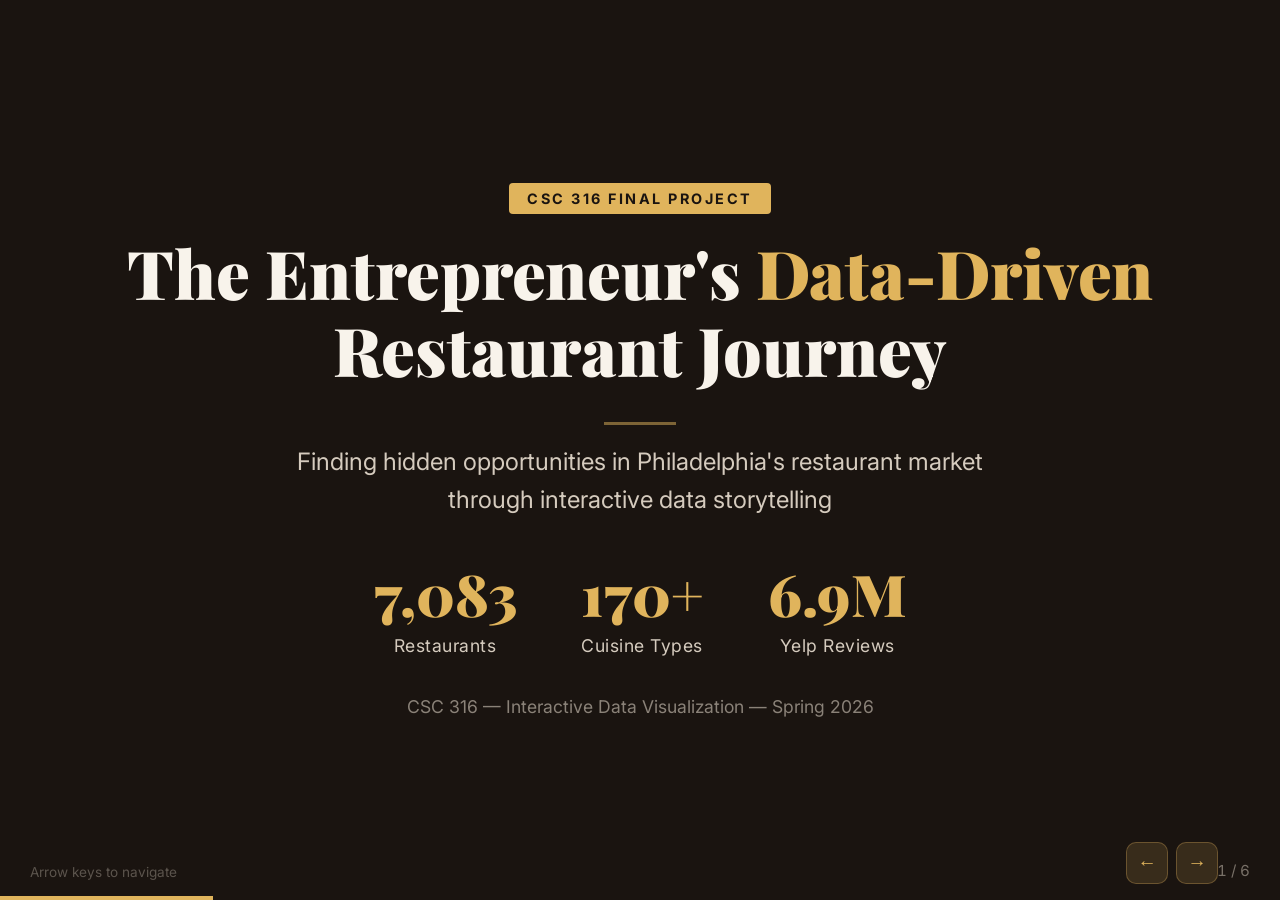
<file: presentation.html>
<!DOCTYPE html>
<html lang="en">
<head>
<meta charset="UTF-8">
<meta name="viewport" content="width=device-width, initial-scale=1.0">
<title>Hidden Gems - CSC316 Final Presentation</title>
<link href="https://fonts.googleapis.com/css2?family=Playfair+Display:wght@400;700;900&family=Inter:wght@300;400;500;600;700&display=swap" rel="stylesheet">
<style>
  *, *::before, *::after { margin: 0; padding: 0; box-sizing: border-box; }

  :root {
    --bg: #1a1410;
    --bg-light: #2a2218;
    --gold: #e0b45c;
    --cream: #f8f3eb;
    --cream-dim: #d5cbbe;
    --accent: #e8833a;
  }

  html, body {
    height: 100%; width: 100%;
    overflow: hidden;
    background: var(--bg);
    color: var(--cream);
    font-family: 'Inter', sans-serif;
  }

  .deck { height: 100vh; width: 100vw; position: relative; }

  .slide {
    position: absolute;
    inset: 0;
    display: flex;
    flex-direction: column;
    justify-content: center;
    align-items: center;
    padding: 48px 72px;
    opacity: 0;
    pointer-events: none;
    transition: opacity 0.5s ease;
  }
  .slide.active { opacity: 1; pointer-events: auto; }

  /* ── Typography ── */
  h1 {
    font-family: 'Playfair Display', serif;
    font-size: 4.2rem;
    font-weight: 900;
    line-height: 1.15;
    text-align: center;
    margin-bottom: 16px;
  }
  .gold { color: var(--gold); }

  h2 {
    font-family: 'Playfair Display', serif;
    font-size: 3rem;
    font-weight: 700;
    margin-bottom: 32px;
    text-align: center;
  }

  .subtitle {
    font-size: 1.5rem;
    color: var(--cream-dim);
    text-align: center;
    max-width: 800px;
    line-height: 1.6;
  }

  .tag {
    display: inline-block;
    background: var(--gold);
    color: var(--bg);
    font-size: 0.9rem;
    font-weight: 700;
    letter-spacing: 2.5px;
    text-transform: uppercase;
    padding: 7px 18px;
    border-radius: 4px;
    margin-bottom: 20px;
  }

  /* ── Layout ── */
  .columns {
    display: flex;
    gap: 56px;
    align-items: flex-start;
    width: 100%;
    max-width: 1200px;
    margin-top: 16px;
  }
  .columns > .col { flex: 1; }
  .columns > .col-img { flex: 1.2; }

  .stack { display: flex; flex-direction: column; gap: 20px; }

  /* ── Points ── */
  .point { display: flex; gap: 16px; align-items: flex-start; }
  .point-icon {
    flex-shrink: 0;
    width: 40px; height: 40px;
    background: rgba(224, 180, 92, 0.15);
    border: 1.5px solid rgba(224, 180, 92, 0.35);
    border-radius: 10px;
    display: flex;
    align-items: center;
    justify-content: center;
    font-size: 1.3rem;
    margin-top: 2px;
  }
  .point-text h3 {
    font-size: 1.35rem;
    font-weight: 600;
    margin-bottom: 4px;
    color: var(--cream);
  }
  .point-text p {
    font-size: 1.15rem;
    color: var(--cream-dim);
    line-height: 1.55;
  }

  /* ── Images ── */
  .screenshot {
    width: 100%;
    border-radius: 12px;
    border: 1.5px solid rgba(224, 180, 92, 0.25);
    box-shadow: 0 10px 40px rgba(0,0,0,0.5);
  }
  .img-caption {
    font-size: 1rem;
    color: var(--cream-dim);
    opacity: 0.8;
    text-align: center;
    margin-top: 8px;
  }
  .image-row {
    display: flex;
    gap: 20px;
    margin-top: 24px;
    width: 100%;
    max-width: 1200px;
  }
  .image-row img {
    flex: 1;
    max-width: 50%;
    border-radius: 12px;
    border: 1.5px solid rgba(224, 180, 92, 0.25);
    box-shadow: 0 8px 32px rgba(0,0,0,0.4);
    object-fit: cover;
  }

  /* ── Stats ── */
  .stats-row { display: flex; gap: 64px; margin-top: 36px; }
  .stat { text-align: center; }
  .stat-num {
    font-family: 'Playfair Display', serif;
    font-size: 3.6rem;
    font-weight: 900;
    color: var(--gold);
  }
  .stat-label {
    font-size: 1.1rem;
    color: var(--cream-dim);
    margin-top: 4px;
    letter-spacing: 0.5px;
  }

  /* ── Challenge cards ── */
  .challenge-grid {
    display: grid;
    grid-template-columns: 1fr 1fr;
    gap: 16px;
    width: 100%;
    max-width: 1000px;
    margin-top: 16px;
  }
  .challenge-card {
    background: var(--bg-light);
    border: 1.5px solid rgba(224, 180, 92, 0.18);
    border-radius: 12px;
    padding: 24px 28px;
  }
  .challenge-card h3 {
    font-size: 1.2rem;
    font-weight: 600;
    color: var(--gold);
    margin-bottom: 8px;
  }
  .challenge-card p {
    font-size: 1.05rem;
    color: var(--cream-dim);
    line-height: 1.55;
  }

  /* ── Tech pills ── */
  .tech-pills { display: flex; flex-wrap: wrap; gap: 10px; margin-top: 12px; }
  .pill {
    background: rgba(224, 180, 92, 0.12);
    border: 1.5px solid rgba(224, 180, 92, 0.3);
    color: var(--gold);
    font-size: 1rem;
    font-weight: 600;
    padding: 7px 16px;
    border-radius: 24px;
  }

  /* ── Pipeline ── */
  .pipeline { display: flex; align-items: center; gap: 0; margin-top: 24px; }
  .pipeline-step {
    background: var(--bg-light);
    border: 1.5px solid rgba(224, 180, 92, 0.25);
    border-radius: 12px;
    padding: 20px 28px;
    text-align: center;
    min-width: 170px;
  }
  .pipeline-step h4 {
    font-size: 1.15rem;
    font-weight: 600;
    color: var(--gold);
    margin-bottom: 6px;
  }
  .pipeline-step p {
    font-size: 1rem;
    color: var(--cream-dim);
    line-height: 1.45;
  }
  .pipeline-arrow {
    font-size: 1.6rem;
    color: var(--gold);
    opacity: 0.6;
    padding: 0 12px;
  }

  /* ── Demo box ── */
  .demo-box {
    background: var(--bg-light);
    border: 2px solid var(--gold);
    border-radius: 20px;
    padding: 56px 80px;
    text-align: center;
    margin-top: 16px;
  }
  .demo-box p {
    font-size: 1.4rem;
    color: var(--cream-dim);
    margin-top: 12px;
  }
  .demo-url {
    font-family: 'Inter', monospace;
    font-size: 1.3rem;
    color: var(--gold);
    background: rgba(224, 180, 92, 0.1);
    padding: 10px 28px;
    border-radius: 8px;
    display: inline-block;
    margin-top: 20px;
    letter-spacing: 0.5px;
  }
  .demo-features {
    margin-top: 36px;
    display: flex;
    gap: 36px;
    justify-content: center;
    flex-wrap: wrap;
  }
  .demo-features div { text-align: center; }
  .demo-features .icon { font-size: 2rem; margin-bottom: 6px; }
  .demo-features .label { font-size: 1.05rem; color: var(--cream-dim); }

  /* ── Blockquote ── */
  .callout {
    margin-top: 12px;
    padding: 18px 24px;
    background: rgba(224, 180, 92, 0.08);
    border-left: 4px solid var(--gold);
    border-radius: 0 10px 10px 0;
  }
  .callout p {
    font-size: 1.1rem;
    color: var(--cream-dim);
    font-style: italic;
    line-height: 1.55;
  }

  /* ── Decorative ── */
  .divider { width: 72px; height: 2.5px; background: var(--gold); margin: 18px auto; opacity: 0.5; }
  .course { font-size: 1.1rem; color: var(--cream-dim); opacity: 0.6; margin-top: 10px; }

  /* ── Progress / Nav ── */
  .progress {
    position: fixed; bottom: 0; left: 0;
    height: 4px; background: var(--gold);
    transition: width 0.4s ease; z-index: 100;
  }
  .counter {
    position: fixed; bottom: 20px; right: 30px;
    font-size: 0.95rem; color: var(--cream-dim);
    opacity: 0.5; font-variant-numeric: tabular-nums; z-index: 100;
  }
  .nav-hint {
    position: fixed; bottom: 20px; left: 30px;
    font-size: 0.85rem; color: var(--cream-dim); opacity: 0.35; z-index: 100;
  }
  .nav-btn {
    position: fixed; bottom: 16px;
    width: 42px; height: 42px;
    background: rgba(224, 180, 92, 0.15);
    border: 1.5px solid rgba(224, 180, 92, 0.3);
    border-radius: 10px;
    color: var(--gold); font-size: 1.2rem;
    cursor: pointer; z-index: 100;
    transition: background 0.2s;
  }
  .nav-btn:hover { background: rgba(224, 180, 92, 0.3); }
  .nav-prev { right: 112px; }
  .nav-next { right: 62px; }
</style>
</head>
<body>

<div class="deck">

  <!-- ====== SLIDE 1: Title ====== -->
  <div class="slide active" data-slide="0">
    <div class="tag">CSC 316 Final Project</div>
    <h1>The Entrepreneur's <span class="gold">Data-Driven</span><br>Restaurant Journey</h1>
    <div class="divider"></div>
    <p class="subtitle">
      Finding hidden opportunities in Philadelphia's restaurant market<br>
      through interactive data storytelling
    </p>
    <div class="stats-row">
      <div class="stat">
        <div class="stat-num">7,083</div>
        <div class="stat-label">Restaurants</div>
      </div>
      <div class="stat">
        <div class="stat-num">170+</div>
        <div class="stat-label">Cuisine Types</div>
      </div>
      <div class="stat">
        <div class="stat-num">6.9M</div>
        <div class="stat-label">Yelp Reviews</div>
      </div>
    </div>
    <p class="course" style="margin-top: 40px;">CSC 316 &mdash; Interactive Data Visualization &mdash; Spring 2026</p>
  </div>

  <!-- ====== SLIDE 2: Problem / Motivation ====== -->
  <div class="slide" data-slide="1">
    <div class="tag">The Problem</div>
    <h2>Popularity <span class="gold">&ne;</span> Opportunity</h2>
    <div class="columns">
      <div class="col stack">
        <div class="point">
          <div class="point-icon">?</div>
          <div class="point-text">
            <h3>The Assumption</h3>
            <p>"Everyone loves pizza, so I should open a pizzeria."</p>
          </div>
        </div>
        <div class="point">
          <div class="point-icon">!</div>
          <div class="point-text">
            <h3>The Reality</h3>
            <p>Philly has <strong>400+ pizza places</strong> &mdash; the most saturated market in the city.</p>
          </div>
        </div>
        <div class="point">
          <div class="point-icon">&rarr;</div>
          <div class="point-text">
            <h3>The Insight</h3>
            <p><strong>Hidden gems</strong> = high ratings + low competition. Underserved markets where demand already exists.</p>
          </div>
        </div>
        <div class="callout">
          <p>"Opening a pizzeria might seem safe, until you realize you're competing with 400 others for the exact same customer."</p>
        </div>
      </div>
      <div class="col-img" style="display:flex; flex-direction:column; gap:10px; align-items:center;">
        <img src="terrain-pizza.png" class="screenshot" alt="Pizza terrain">
        <p class="img-caption">Pizza terrain: massive peaks = intense competition</p>
      </div>
    </div>
  </div>

  <!-- ====== SLIDE 3: Our Approach / Process ====== -->
  <div class="slide" data-slide="2">
    <div class="tag">Our Approach</div>
    <h2>Data <span class="gold">&rarr;</span> Story <span class="gold">&rarr;</span> Insight</h2>

    <div class="pipeline">
      <div class="pipeline-step">
        <h4>Yelp Dataset</h4>
        <p>150K businesses<br>6.9M reviews</p>
      </div>
      <div class="pipeline-arrow">&rarr;</div>
      <div class="pipeline-step">
        <h4>Python Pipeline</h4>
        <p>Filter to Philly<br>Aggregate cuisines</p>
      </div>
      <div class="pipeline-arrow">&rarr;</div>
      <div class="pipeline-step">
        <h4>7 JSON Files</h4>
        <p>7,083 restaurants<br>51 cuisines</p>
      </div>
      <div class="pipeline-arrow">&rarr;</div>
      <div class="pipeline-step">
        <h4>Scrollytelling</h4>
        <p>9-section guided<br>narrative</p>
      </div>
    </div>

    <div class="columns" style="margin-top: 32px;">
      <div class="col stack">
        <div class="point">
          <div class="point-icon">3D</div>
          <div class="point-text">
            <h3>Procedural 3D Terrain</h3>
            <p>Three.js height map &mdash; density becomes a topographic landscape</p>
          </div>
        </div>
        <div class="point">
          <div class="point-icon">&#9741;</div>
          <div class="point-text">
            <h3>Interactive Map</h3>
            <p>Leaflet with 3 modes &mdash; dots, heatmap, clusters</p>
          </div>
        </div>
        <div class="point">
          <div class="point-icon">&#9878;</div>
          <div class="point-text">
            <h3>Isometric Diorama</h3>
            <p>Step inside any restaurant with clickable 3D scenes</p>
          </div>
        </div>
      </div>
      <div class="col">
        <p style="font-size: 1.1rem; font-weight: 600; color: var(--gold); margin-bottom: 12px;">Tech Stack</p>
        <div class="tech-pills">
          <span class="pill">D3.js</span>
          <span class="pill">Three.js</span>
          <span class="pill">Leaflet</span>
          <span class="pill">Vanilla JS</span>
          <span class="pill">Python / Pandas</span>
        </div>
        <p style="font-size: 1.1rem; font-weight: 600; color: var(--gold); margin-bottom: 12px; margin-top: 28px;">Key Visualizations</p>
        <div class="tech-pills">
          <span class="pill">Scrollytelling</span>
          <span class="pill">3D Terrain Map</span>
          <span class="pill">Isometric Scenes</span>
          <span class="pill">Word Cloud</span>
          <span class="pill">Radar Chart</span>
          <span class="pill">Heatmap</span>
        </div>
      </div>
    </div>
  </div>

  <!-- ====== SLIDE 4: Challenges ====== -->
  <div class="slide" data-slide="3">
    <div class="tag">Challenges</div>
    <h2>What Made This <span class="gold">Hard</span></h2>

    <div class="challenge-grid">
      <div class="challenge-card">
        <h3>Procedural Terrain Generation</h3>
        <p>No map tiles &mdash; we generate a 1024&times;1024 canvas texture from scratch with six zone bands, contour lines, and vintage styling.</p>
      </div>
      <div class="challenge-card">
        <h3>Performance at Scale</h3>
        <p>7,083 markers + Three.js + D3 on one page. Solved with lazy init, IntersectionObserver, and texture caching.</p>
      </div>
      <div class="challenge-card">
        <h3>Three.js Memory Leaks</h3>
        <p>Switching cuisines leaked GPU resources. Had to carefully dispose geometries and re-bind controls on each change.</p>
      </div>
      <div class="challenge-card">
        <h3>Making Data Tell a Story</h3>
        <p>Designed a narrative arc &mdash; hook &rarr; assumption &rarr; surprise &rarr; exploration &rarr; insight &mdash; across 9 sections.</p>
      </div>
    </div>

    <div class="image-row" style="margin-top: 28px; max-width: 900px;">
      <img src="terrain-redesign-3.png" alt="3D terrain close-up">
      <img src="terrain-final.png" alt="Full terrain page">
    </div>
    <div style="display: flex; gap: 20px; max-width: 900px; width: 100%;">
      <p class="img-caption" style="flex:1;">3D terrain with neighborhood labels</p>
      <p class="img-caption" style="flex:1;">Full terrain section: peaks = competition</p>
    </div>
  </div>

  <!-- ====== SLIDE 5: Highlights ====== -->
  <div class="slide" data-slide="4">
    <div class="tag">Highlights</div>
    <h2>Step Inside a <span class="gold">Hidden Gem</span></h2>
    <div class="image-row" style="max-width: 1100px;">
      <img src="prototype/restaurant-improved.png" alt="El Bocado" style="max-height: 460px; object-fit: contain;">
      <img src="prototype/restaurant-terakawa.png" alt="Terakawa Ramen" style="max-height: 460px; object-fit: contain;">
    </div>
    <p style="font-size: 1.2rem; color: var(--cream-dim); margin-top: 20px; text-align: center; max-width: 900px; line-height: 1.6;">
      Each restaurant generates a unique isometric 3D diorama with cuisine-themed interiors and clickable elements.
    </p>
  </div>

  <!-- ====== SLIDE 6: Demo ====== -->
  <div class="slide" data-slide="5">
    <div class="demo-box">
      <div class="tag" style="margin-bottom: 28px;">Live Demo</div>
      <h2 style="margin-bottom: 10px;">Let's <span class="gold">Explore</span></h2>
      <p>A scrollytelling journey through Philadelphia's restaurant landscape</p>
      <div class="demo-url">localhost:8000/prototype/</div>
      <div class="demo-features">
        <div><div class="icon">&#x1f9e9;</div><div class="label">Interactive Quiz</div></div>
        <div><div class="icon">&#x1f5fa;</div><div class="label">3-Mode Map</div></div>
        <div><div class="icon">&#x26f0;</div><div class="label">3D Terrain</div></div>
        <div><div class="icon">&#x1f575;</div><div class="label">Sentiment Detective</div></div>
        <div><div class="icon">&#x1f3e0;</div><div class="label">Isometric Diorama</div></div>
      </div>
    </div>
    <p class="course" style="margin-top: 36px;">Thank you! &mdash; CSC 316, Spring 2026</p>
  </div>

</div>

<!-- Nav -->
<div class="progress" id="progress"></div>
<div class="counter" id="counter"></div>
<div class="nav-hint">Arrow keys to navigate</div>
<button class="nav-btn nav-prev" id="nav-prev" aria-label="Previous slide">&larr;</button>
<button class="nav-btn nav-next" id="nav-next" aria-label="Next slide">&rarr;</button>

<script>
  const slides = document.querySelectorAll('.slide');
  const total = slides.length;
  let current = 0;

  function goTo(n) {
    if (n < 0 || n >= total) return;
    slides[current].classList.remove('active');
    current = n;
    slides[current].classList.add('active');
    document.getElementById('progress').style.width = ((current + 1) / total * 100) + '%';
    document.getElementById('counter').textContent = (current + 1) + ' / ' + total;
  }

  document.addEventListener('keydown', e => {
    if (e.key === 'ArrowRight' || e.key === ' ' || e.key === 'ArrowDown') { e.preventDefault(); goTo(current + 1); }
    if (e.key === 'ArrowLeft' || e.key === 'ArrowUp') { e.preventDefault(); goTo(current - 1); }
    if (e.key === 'Home') { e.preventDefault(); goTo(0); }
    if (e.key === 'End') { e.preventDefault(); goTo(total - 1); }
  });

  document.getElementById('nav-prev').addEventListener('click', () => goTo(current - 1));
  document.getElementById('nav-next').addEventListener('click', () => goTo(current + 1));

  goTo(0);
</script>
</body>
</html>
</file>
